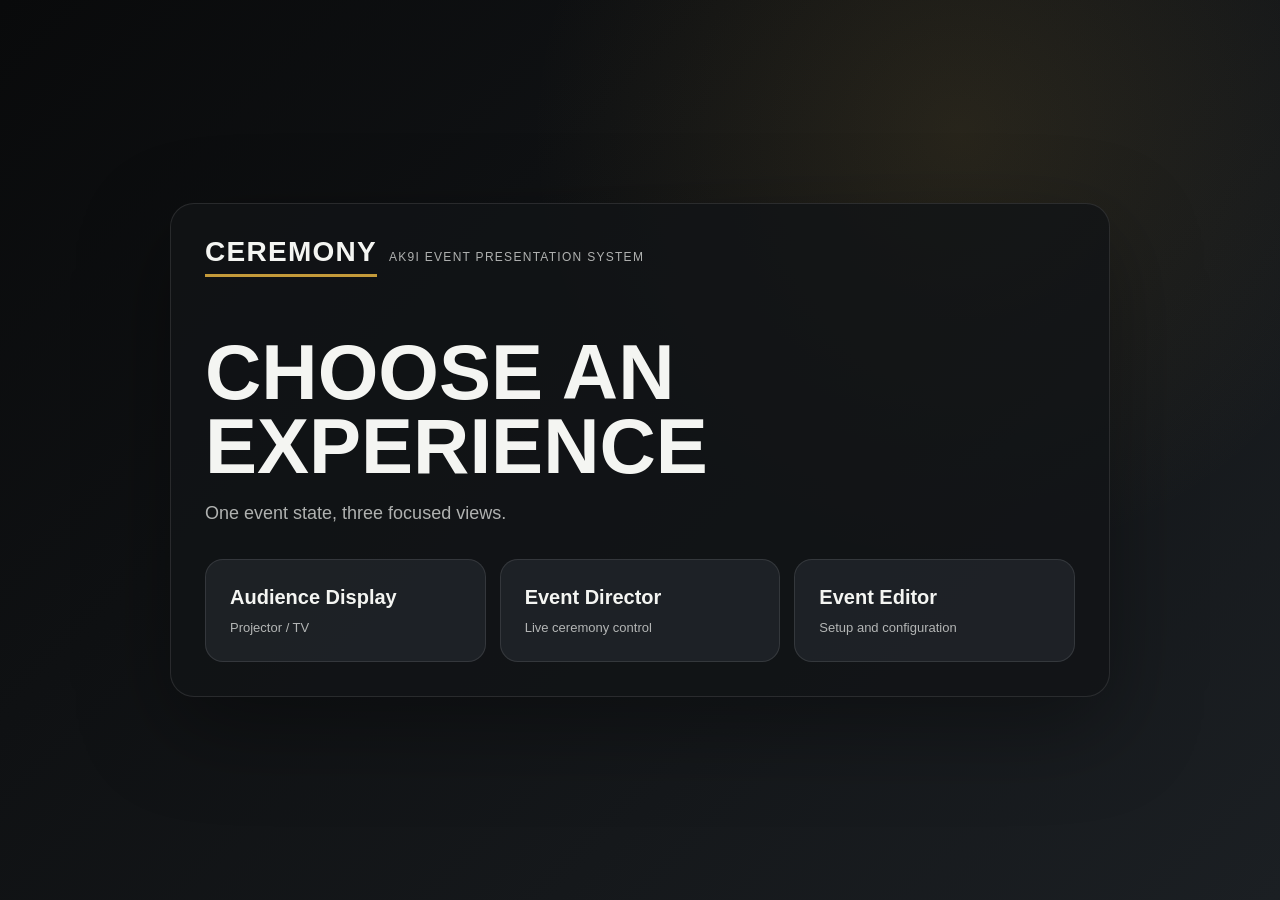
<file: index.html>
<!doctype html><html lang="en"><head><meta charset="utf-8"><meta name="viewport" content="width=device-width,initial-scale=1"><title>Ceremony</title><link rel="stylesheet" href="./styles/base.css"></head><body class="landing"><main class="landing-card"><div class="brand-lockup"><strong>CEREMONY</strong><span>AK9I event presentation system</span></div><h1>Choose an experience</h1><p>One event state, three focused views.</p><nav class="landing-grid"><a href="./display/">Audience Display<span>Projector / TV</span></a><a href="./control/">Event Director<span>Live ceremony control</span></a><a href="./editor/">Event Editor<span>Setup and configuration</span></a></nav></main></body></html>
</file>
<file: styles/base.css>
:root{
 --black:#0B0D0E;--graphite:#23282D;--olive:#4F5B45;--tan:#C5B58A;--gold:#C49A3A;--red:#A22924;--warm:#F4F5F2;--slate:#6D7479;--panel:rgba(18,20,22,.86);
 --safe-top:env(safe-area-inset-top,0px);--safe-right:env(safe-area-inset-right,0px);--safe-bottom:env(safe-area-inset-bottom,0px);--safe-left:env(safe-area-inset-left,0px);
 --hairline:rgba(255,255,255,.1);--secondary:rgba(244,245,242,.7);--tertiary:rgba(244,245,242,.55);
}
*{box-sizing:border-box}
html,body{margin:0;min-height:100%;font-family:-apple-system,BlinkMacSystemFont,"SF Pro Text","Helvetica Neue",Arial,sans-serif;background:var(--black);color:var(--warm);-webkit-font-smoothing:antialiased}
body{min-height:100vh;line-height:1.35}button,input,select,textarea{font:inherit}button{cursor:pointer;-webkit-tap-highlight-color:transparent}.hidden{display:none!important}
a,button,input,select,textarea{outline:none}a:focus-visible,button:focus-visible,input:focus-visible,select:focus-visible,textarea:focus-visible{outline:3px solid rgba(196,154,58,.7);outline-offset:2px}
.brand-lockup{display:flex;align-items:baseline;gap:12px;text-transform:uppercase;letter-spacing:.08em}.brand-lockup strong{font:700 28px/1 "Arial Narrow","Helvetica Neue Condensed",Arial,sans-serif}.brand-lockup strong:after{content:"";display:block;width:100%;height:3px;background:var(--gold);margin-top:8px}.brand-lockup span{font-size:12px;color:var(--secondary)}
.landing{display:grid;place-items:center;padding:32px max(32px,var(--safe-right)) max(32px,var(--safe-bottom)) max(32px,var(--safe-left));background:radial-gradient(circle at 75% 15%,rgba(196,154,58,.12),transparent 35%),linear-gradient(135deg,#090a0b,#1b1f23)}.landing-card{width:min(940px,100%);padding:34px;border:1px solid var(--hairline);border-radius:24px;background:rgba(18,20,22,.82);box-shadow:0 30px 90px rgba(0,0,0,.35)}.landing-card h1{font:700 clamp(42px,7vw,78px)/.95 "Arial Narrow","Helvetica Neue Condensed",Arial,sans-serif;text-transform:uppercase;margin:58px 0 12px}.landing-card>p{color:var(--secondary);font-size:18px}.landing-grid{display:grid;grid-template-columns:repeat(3,1fr);gap:14px;margin-top:34px}.landing-grid a{display:block;padding:24px;border-radius:18px;border:1px solid var(--hairline);background:rgba(35,40,45,.72);color:var(--warm);text-decoration:none;font-weight:700;font-size:20px;transition:.18s ease}.landing-grid a:hover{border-color:rgba(196,154,58,.55);transform:translateY(-1px)}.landing-grid span{display:block;font-size:13px;color:var(--secondary);margin-top:8px;font-weight:500}
.app-shell{min-height:100vh;background:linear-gradient(150deg,#0b0d0e,#171b1e)}
.topbar{position:sticky;top:0;z-index:20;display:flex;align-items:center;gap:14px;padding:calc(12px + var(--safe-top)) max(18px,var(--safe-right)) 12px max(18px,var(--safe-left));border-bottom:1px solid var(--hairline);background:rgba(11,13,14,.82);-webkit-backdrop-filter:blur(22px) saturate(140%);backdrop-filter:blur(22px) saturate(140%)}.topbar .spacer{flex:1}
.status-chip{display:inline-flex;align-items:center;min-height:34px;padding:6px 11px;border-radius:999px;background:rgba(255,255,255,.07);font-size:13px;color:var(--secondary);white-space:nowrap}.status-chip.ok{background:rgba(79,91,69,.45);color:var(--warm)}.status-chip.warn{background:rgba(162,41,36,.42);color:#ffe3e1}
.btn{min-height:44px;border:1px solid rgba(255,255,255,.13);background:rgba(55,58,61,.72);color:var(--warm);padding:10px 14px;border-radius:12px;font-weight:600;transition:background .15s ease,border-color .15s ease,transform .08s ease}.btn:hover{border-color:rgba(196,154,58,.55)}.btn:active{transform:scale(.98);background:rgba(70,73,76,.82)}.btn.primary{background:var(--gold);color:var(--black);border-color:var(--gold);font-weight:700}.btn.danger{background:rgba(162,41,36,.28);border-color:rgba(214,82,76,.72);color:#ffd5d2}.btn.active{background:rgba(196,154,58,.18);border-color:rgba(196,154,58,.66);color:var(--warm)}
.main-grid{display:grid;grid-template-columns:280px minmax(0,1fr);gap:18px;padding:18px max(18px,var(--safe-right)) max(18px,var(--safe-bottom)) max(18px,var(--safe-left))}
.sidebar,.panel{border:1px solid var(--hairline);background:rgba(18,20,22,.72);border-radius:20px}.sidebar{padding:12px;height:calc(100vh - 92px);position:sticky;top:82px;overflow:auto}.panel{padding:20px}
.nav-list{display:grid;gap:6px}.nav-list button{min-height:44px;width:100%;text-align:left;border:0;background:transparent;color:var(--secondary);padding:10px 12px;border-radius:12px;font-weight:600}.nav-list button.active,.nav-list button:hover{background:rgba(196,154,58,.13);color:var(--warm)}
.grid2{display:grid;grid-template-columns:repeat(2,minmax(0,1fr));gap:12px}.grid3{display:grid;grid-template-columns:repeat(3,minmax(0,1fr));gap:12px}
.field{display:grid;gap:7px}.field label{font-size:13px;color:var(--secondary);font-weight:600}.field input,.field select,.field textarea{width:100%;min-height:44px;border:1px solid rgba(255,255,255,.13);background:rgba(17,20,22,.95);color:var(--warm);padding:10px 12px;border-radius:11px;font-size:15px}.field textarea{min-height:96px;resize:vertical}
.section-title{font-size:24px;line-height:1.1;font-weight:700;letter-spacing:-.02em;margin:0 0 16px}.section-sub{color:var(--secondary);margin:-7px 0 20px;line-height:1.5}
.stack{display:grid;gap:12px}.card{border:1px solid var(--hairline);background:rgba(35,40,45,.5);border-radius:16px;padding:14px}.card h3{margin:0 0 10px}.toolbar{display:flex;gap:8px;flex-wrap:wrap;align-items:center}.table{width:100%;border-collapse:collapse}.table th,.table td{padding:10px;border-bottom:1px solid var(--hairline);text-align:left;font-size:14px}.table th{color:var(--secondary);font-size:12px}
.auth-screen{position:fixed;inset:0;z-index:100;display:grid;place-items:center;padding:max(24px,var(--safe-top)) max(24px,var(--safe-right)) max(24px,var(--safe-bottom)) max(24px,var(--safe-left));background:radial-gradient(circle at 70% 10%,rgba(196,154,58,.14),transparent 30%),#090b0c}.auth-card{width:min(460px,100%);padding:26px;border:1px solid var(--hairline);border-radius:22px;background:#111416}.auth-card h1{font-size:34px;line-height:1;font-weight:700;letter-spacing:-.025em;margin:30px 0 8px}.auth-card p{color:var(--secondary)}.auth-actions{display:grid;grid-template-columns:1fr 1fr;gap:10px;margin-top:14px}
.notice{padding:12px 14px;border-radius:12px;background:rgba(196,154,58,.09);border:1px solid rgba(196,154,58,.32);color:rgba(244,245,242,.82);font-size:14px;line-height:1.45}.error{padding:10px 12px;border-radius:11px;background:rgba(162,41,36,.25);color:#ffd7d5;font-size:14px}
.modal{position:fixed;inset:0;z-index:110;background:rgba(0,0,0,.66);display:grid;place-items:center;padding:20px}.modal-card{width:min(620px,100%);max-height:90vh;overflow:auto;background:#111416;border:1px solid rgba(255,255,255,.14);border-radius:22px;padding:22px;box-shadow:0 28px 90px rgba(0,0,0,.5)}
.muted{color:var(--secondary)}.gold{color:var(--gold)}.kicker{text-transform:uppercase;letter-spacing:.13em;font-size:12px;color:var(--gold);font-weight:700}.divider{height:1px;background:var(--hairline);margin:18px 0}
@media(max-width:800px){
 .landing-grid{grid-template-columns:1fr}.main-grid{grid-template-columns:1fr;padding:12px max(12px,var(--safe-right)) max(18px,var(--safe-bottom)) max(12px,var(--safe-left))}.sidebar{position:static;height:auto}.grid2,.grid3{grid-template-columns:1fr}.topbar{gap:10px}.brand-lockup strong{font-size:24px}.brand-lockup span{display:none}.field input,.field select,.field textarea{font-size:16px}
 .modal{align-items:end;padding:0}.modal-card{width:100%;max-height:92dvh;border-radius:24px 24px 0 0;border-bottom:0;padding:22px max(18px,var(--safe-right)) calc(22px + var(--safe-bottom)) max(18px,var(--safe-left))}
}
@media(prefers-reduced-motion:reduce){*,*:before,*:after{scroll-behavior:auto!important;transition-duration:.01ms!important;animation-duration:.01ms!important;animation-iteration-count:1!important}}
</file>
